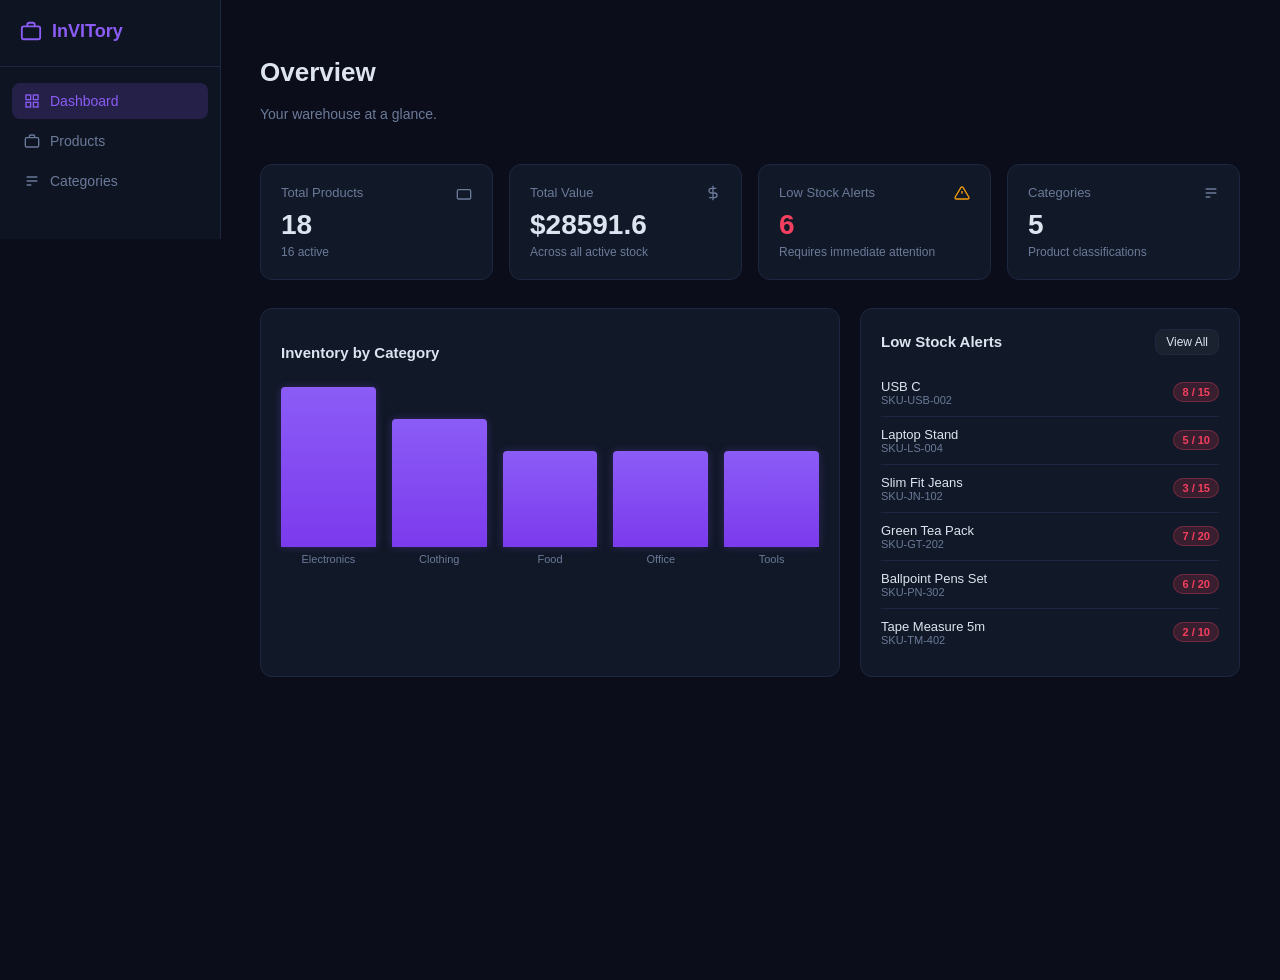
<file: index.html>
<!DOCTYPE html>

<head>
    <title>InVITory-Inventory Management System</title>

    <link rel="stylesheet" href="style_2.css">

</head>

<body>

    <aside id="sidebar">
        <div class="logo">
            <svg width="22" height="22" fill="none" viewBox="0 0 24 24" stroke="currentColor" stroke-width="2">
                <path d="M20 7H4a2 2 0 00-2 2v10a2 2 0 002 2h16a2 2 0 002-2V9a2 2 0 00-2-2z" />
                <path d="M16 7V5a2 2 0 00-2-2h-4a2 2 0 00-2 2v2" />
            </svg>
            InVITory
        </div>
        <nav>
            <div class="nav-item active" onclick="showPage('dashboard', this)">
                <svg width="16" height="16" fill="none" viewBox="0 0 24 24" stroke="currentColor" stroke-width="2">
                    <rect x="3" y="3" width="7" height="7" />
                    <rect x="14" y="3" width="7" height="7" />
                    <rect x="3" y="14" width="7" height="7" />
                    <rect x="14" y="14" width="7" height="7" />
                </svg>
                Dashboard
            </div>
            <div class="nav-item" onclick="showPage('products', this)">
                <svg width="16" height="16" fill="none" viewBox="0 0 24 24" stroke="currentColor" stroke-width="2">
                    <path d="M20 7H4a2 2 0 00-2 2v10a2 2 0 002 2h16a2 2 0 002-2V9a2 2 0 00-2-2z" />
                    <path d="M16 7V5a2 2 0 00-2-2h-4a2 2 0 00-2 2v2" />
                </svg>
                Products
            </div>
            <div class="nav-item" onclick="showPage('categories', this)">
                <svg width="16" height="16" fill="none" viewBox="0 0 24 24" stroke="currentColor" stroke-width="2">
                    <path d="M4 6h16M4 12h16M4 18h7" />
                </svg>
                Categories
            </div>
        </nav>
    </aside>

    <main id="main">

        <div class="page active" id="page-dashboard">
            <div class="page-header">
                <div>
                    <h1>Overview</h1>
                    <p>Your warehouse at a glance.</p>
                </div>
            </div>
            <div class="kpi-grid">
                <div class="kpi-card">
                    <div class="kpi-label">Total Products <svg width="16" height="16" fill="none" viewBox="0 0 24 24"
                            stroke="currentColor" stroke-width="2">
                            <path d="M20 7H4a2 2 0 00-2 2v10a2 2 0 002 2h16a2 2 0 002-2V9a2 2 0 00-2-2z" />
                        </svg></div>
                    <div class="kpi-value" id="kpi-total">—</div>
                    <div class="kpi-sub" id="kpi-active-sub">— active</div>
                </div>
                <div class="kpi-card">
                    <div class="kpi-label">Total Value <svg width="16" height="16" fill="none" viewBox="0 0 24 24"
                            stroke="currentColor" stroke-width="2">
                            <line x1="12" y1="1" x2="12" y2="23" />
                            <path d="M17 5H9.5a3.5 3.5 0 000 7h5a3.5 3.5 0 010 7H6" />
                        </svg></div>
                    <div class="kpi-value" id="kpi-value">—</div>
                    <div class="kpi-sub">Across all active stock</div>
                </div>
                <div class="kpi-card">
                    <div class="kpi-label">Low Stock Alerts <svg width="16" height="16" fill="none" viewBox="0 0 24 24"
                            stroke="#f59e0b" stroke-width="2">
                            <path
                                d="M10.29 3.86L1.82 18a2 2 0 001.71 3h16.94a2 2 0 001.71-3L13.71 3.86a2 2 0 00-3.42 0z" />
                            <line x1="12" y1="9" x2="12" y2="13" />
                            <line x1="12" y1="17" x2="12.01" y2="17" />
                        </svg></div>
                    <div class="kpi-value red" id="kpi-low">—</div>
                    <div class="kpi-sub">Requires immediate attention</div>
                </div>
                <div class="kpi-card">
                    <div class="kpi-label">Categories <svg width="16" height="16" fill="none" viewBox="0 0 24 24"
                            stroke="currentColor" stroke-width="2">
                            <path d="M4 6h16M4 12h16M4 18h7" />
                        </svg></div>
                    <div class="kpi-value" id="kpi-cats">—</div>
                    <div class="kpi-sub">Product classifications</div>
                </div>
            </div>
            <div class="dashboard-bottom">
                <div class="card">
                    <h3>Inventory by Category</h3>
                    <div class="bar-chart" id="bar-chart"></div>
                </div>
                <div class="card">
                    <div class="alert-header">
                        <h3>Low Stock Alerts</h3>
                        <button class="btn btn-outline btn-sm"
                            onclick="showPage('products', document.querySelectorAll('.nav-item')[1])">View All</button>
                    </div>
                    <div id="low-stock-list"></div>
                </div>
            </div>
        </div>

        <div class="page" id="page-products">
            <div class="page-header">
                <div>
                    <h1>Products</h1>
                    <p>Manage your inventory catalog.</p>
                </div>
                <button class="btn btn-primary" onclick="openProductModal()">+ Add Product</button>
            </div>
            <div class="toolbar">
                <div class="search-wrap">
                    <svg width="14" height="14" fill="none" viewBox="0 0 24 24" stroke="currentColor" stroke-width="2">
                        <circle cx="11" cy="11" r="8" />
                        <line x1="21" y1="21" x2="16.65" y2="16.65" />
                    </svg>
                    <input type="text" id="search-input" placeholder="Search products by name or SKU..."
                        oninput="renderProducts()">
                </div>
                <select id="filter-cat" onchange="renderProducts()">
                    <option value="">All Categories</option>
                </select>
                <select id="filter-status" onchange="renderProducts()">
                    <option value="">All Status</option>
                    <option value="active">Active</option>
                    <option value="inactive">Inactive</option>
                    <option value="discontinued">Discontinued</option>
                </select>
                <button class="toggle-btn" id="low-stock-toggle" onclick="toggleLowStock()">Low Stock Only</button>
            </div>
            <div class="table-wrap">
                <table>
                    <thead>
                        <tr>
                            <th>Product</th>
                            <th>Category</th>
                            <th>Price</th>
                            <th>Stock</th>
                            <th>Status</th>
                            <th></th>
                        </tr>
                    </thead>
                    <tbody id="product-tbody"></tbody>
                </table>
            </div>
        </div>

        <div class="page" id="page-categories">
            <div class="page-header">
                <div>
                    <h1>Categories</h1>
                    <p>Organize your inventory.</p>
                </div>
                <button class="btn btn-primary" onclick="openCatModal()">+ Add Category</button>
            </div>
            <div class="cat-grid" id="cat-grid"></div>
        </div>

    </main>

    <div class="overlay" id="product-modal">
        <div class="modal">
            <h2 id="modal-title">Add Product</h2>
            <input type="hidden" id="edit-id">
            <div class="form-row">
                <div class="form-group"><label>Product Name *</label><input type="text" id="f-name"
                        placeholder="e.g. Wireless Headphones"></div>
                <div class="form-group"><label>SKU *</label><input type="text" id="f-sku" placeholder="e.g. SKU-WH-001">
                </div>
            </div>
            <div class="form-group"><label>Description</label><textarea id="f-desc" rows="2"
                    placeholder="Optional description"></textarea></div>
            <div class="form-row">
                <div class="form-group"><label>Category</label><select id="f-cat">
                        <option value="">None</option>
                    </select></div>
                <div class="form-group"><label>Status</label>
                    <select id="f-status">
                        <option value="active">Active</option>
                        <option value="inactive">Inactive</option>
                        <option value="discontinued">Discontinued</option>
                    </select>
                </div>
            </div>
            <div class="form-row">
                <div class="form-group"><label>Price ($) *</label><input type="number" id="f-price" step="0.01" min="0"
                        placeholder="0.00"></div>
                <div class="form-group"><label>Quantity *</label><input type="number" id="f-qty" min="0"
                        placeholder="0"></div>
            </div>
            <div class="form-group"><label>Low Stock Threshold</label><input type="number" id="f-threshold" min="0"
                    value="10"></div>
            <div class="modal-footer">
                <button class="btn btn-outline" onclick="closeProductModal()">Cancel</button>
                <button class="btn btn-primary" onclick="saveProduct()">Save Product</button>
            </div>
        </div>
    </div>

    <div class="overlay" id="cat-modal">
        <div class="modal" style="width:360px">
            <h2>Add Category</h2>
            <div class="form-group"><label>Category Name *</label><input type="text" id="cf-name"
                    placeholder="e.g. Electronics"></div>
            <div class="form-group"><label>Description</label><textarea id="cf-desc" rows="2"
                    placeholder="Optional description"></textarea></div>
            <div class="modal-footer">
                <button class="btn btn-outline" onclick="closeCatModal()">Cancel</button>
                <button class="btn btn-primary" onclick="saveCategory()">Save</button>
            </div>
        </div>
    </div>

   
    <script src="script_2.js"></script>
</body>

</html>
</file>
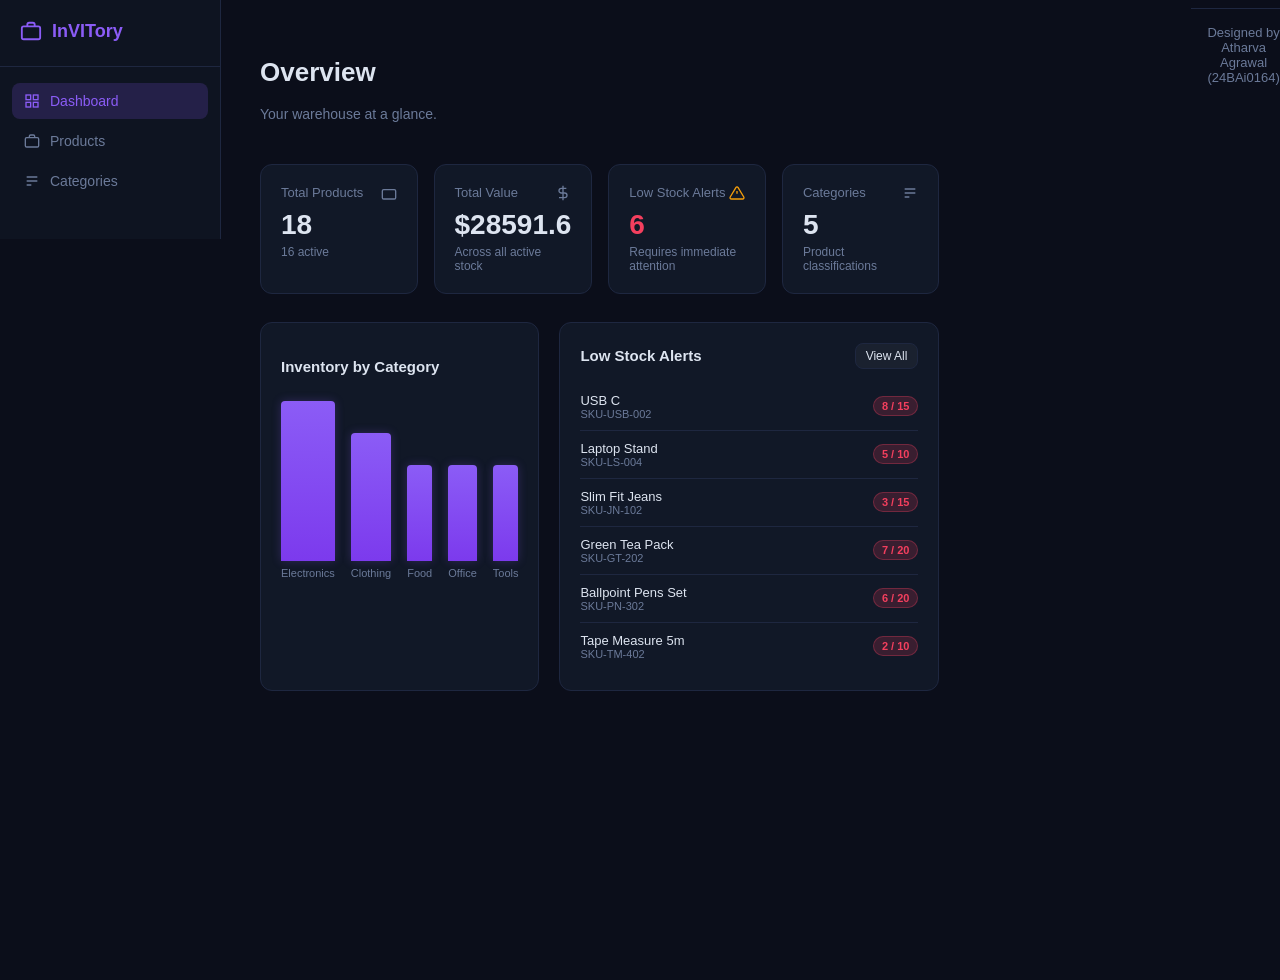
<file: index_2.html>
<!DOCTYPE html>

<head>
    <title>InVITory-Inventory Management System</title>

    <link rel="stylesheet" href="style_2.css">

</head>

<body>

    <aside id="sidebar">
        <div class="logo">
            <svg width="22" height="22" fill="none" viewBox="0 0 24 24" stroke="currentColor" stroke-width="2">
                <path d="M20 7H4a2 2 0 00-2 2v10a2 2 0 002 2h16a2 2 0 002-2V9a2 2 0 00-2-2z" />
                <path d="M16 7V5a2 2 0 00-2-2h-4a2 2 0 00-2 2v2" />
            </svg>
            InVITory
        </div>
        <nav>
            <div class="nav-item active" onclick="showPage('dashboard', this)">
                <svg width="16" height="16" fill="none" viewBox="0 0 24 24" stroke="currentColor" stroke-width="2">
                    <rect x="3" y="3" width="7" height="7" />
                    <rect x="14" y="3" width="7" height="7" />
                    <rect x="3" y="14" width="7" height="7" />
                    <rect x="14" y="14" width="7" height="7" />
                </svg>
                Dashboard
            </div>
            <div class="nav-item" onclick="showPage('products', this)">
                <svg width="16" height="16" fill="none" viewBox="0 0 24 24" stroke="currentColor" stroke-width="2">
                    <path d="M20 7H4a2 2 0 00-2 2v10a2 2 0 002 2h16a2 2 0 002-2V9a2 2 0 00-2-2z" />
                    <path d="M16 7V5a2 2 0 00-2-2h-4a2 2 0 00-2 2v2" />
                </svg>
                Products
            </div>
            <div class="nav-item" onclick="showPage('categories', this)">
                <svg width="16" height="16" fill="none" viewBox="0 0 24 24" stroke="currentColor" stroke-width="2">
                    <path d="M4 6h16M4 12h16M4 18h7" />
                </svg>
                Categories
            </div>
        </nav>
    </aside>

    <main id="main">

        <div class="page active" id="page-dashboard">
            <div class="page-header">
                <div>
                    <h1>Overview</h1>
                    <p>Your warehouse at a glance.</p>
                </div>
            </div>
            <div class="kpi-grid">
                <div class="kpi-card">
                    <div class="kpi-label">Total Products <svg width="16" height="16" fill="none" viewBox="0 0 24 24"
                            stroke="currentColor" stroke-width="2">
                            <path d="M20 7H4a2 2 0 00-2 2v10a2 2 0 002 2h16a2 2 0 002-2V9a2 2 0 00-2-2z" />
                        </svg></div>
                    <div class="kpi-value" id="kpi-total">—</div>
                    <div class="kpi-sub" id="kpi-active-sub">— active</div>
                </div>
                <div class="kpi-card">
                    <div class="kpi-label">Total Value <svg width="16" height="16" fill="none" viewBox="0 0 24 24"
                            stroke="currentColor" stroke-width="2">
                            <line x1="12" y1="1" x2="12" y2="23" />
                            <path d="M17 5H9.5a3.5 3.5 0 000 7h5a3.5 3.5 0 010 7H6" />
                        </svg></div>
                    <div class="kpi-value" id="kpi-value">—</div>
                    <div class="kpi-sub">Across all active stock</div>
                </div>
                <div class="kpi-card">
                    <div class="kpi-label">Low Stock Alerts <svg width="16" height="16" fill="none" viewBox="0 0 24 24"
                            stroke="#f59e0b" stroke-width="2">
                            <path
                                d="M10.29 3.86L1.82 18a2 2 0 001.71 3h16.94a2 2 0 001.71-3L13.71 3.86a2 2 0 00-3.42 0z" />
                            <line x1="12" y1="9" x2="12" y2="13" />
                            <line x1="12" y1="17" x2="12.01" y2="17" />
                        </svg></div>
                    <div class="kpi-value red" id="kpi-low">—</div>
                    <div class="kpi-sub">Requires immediate attention</div>
                </div>
                <div class="kpi-card">
                    <div class="kpi-label">Categories <svg width="16" height="16" fill="none" viewBox="0 0 24 24"
                            stroke="currentColor" stroke-width="2">
                            <path d="M4 6h16M4 12h16M4 18h7" />
                        </svg></div>
                    <div class="kpi-value" id="kpi-cats">—</div>
                    <div class="kpi-sub">Product classifications</div>
                </div>
            </div>
            <div class="dashboard-bottom">
                <div class="card">
                    <h3>Inventory by Category</h3>
                    <div class="bar-chart" id="bar-chart"></div>
                </div>
                <div class="card">
                    <div class="alert-header">
                        <h3>Low Stock Alerts</h3>
                        <button class="btn btn-outline btn-sm"
                            onclick="showPage('products', document.querySelectorAll('.nav-item')[1])">View All</button>
                    </div>
                    <div id="low-stock-list"></div>
                </div>
            </div>
        </div>

        <div class="page" id="page-products">
            <div class="page-header">
                <div>
                    <h1>Products</h1>
                    <p>Manage your inventory catalog.</p>
                </div>
                <button class="btn btn-primary" onclick="openProductModal()">+ Add Product</button>
            </div>
            <div class="toolbar">
                <div class="search-wrap">
                    <svg width="14" height="14" fill="none" viewBox="0 0 24 24" stroke="currentColor" stroke-width="2">
                        <circle cx="11" cy="11" r="8" />
                        <line x1="21" y1="21" x2="16.65" y2="16.65" />
                    </svg>
                    <input type="text" id="search-input" placeholder="Search products by name or SKU..."
                        oninput="renderProducts()">
                </div>
                <select id="filter-cat" onchange="renderProducts()">
                    <option value="">All Categories</option>
                </select>
                <select id="filter-status" onchange="renderProducts()">
                    <option value="">All Status</option>
                    <option value="active">Active</option>
                    <option value="inactive">Inactive</option>
                    <option value="discontinued">Discontinued</option>
                </select>
                <button class="toggle-btn" id="low-stock-toggle" onclick="toggleLowStock()">Low Stock Only</button>
            </div>
            <div class="table-wrap">
                <table>
                    <thead>
                        <tr>
                            <th>Product</th>
                            <th>Category</th>
                            <th>Price</th>
                            <th>Stock</th>
                            <th>Status</th>
                            <th></th>
                        </tr>
                    </thead>
                    <tbody id="product-tbody"></tbody>
                </table>
            </div>
        </div>

        <div class="page" id="page-categories">
            <div class="page-header">
                <div>
                    <h1>Categories</h1>
                    <p>Organize your inventory.</p>
                </div>
                <button class="btn btn-primary" onclick="openCatModal()">+ Add Category</button>
            </div>
            <div class="cat-grid" id="cat-grid"></div>
        </div>

    </main>

    <div class="overlay" id="product-modal">
        <div class="modal">
            <h2 id="modal-title">Add Product</h2>
            <input type="hidden" id="edit-id">
            <div class="form-row">
                <div class="form-group"><label>Product Name *</label><input type="text" id="f-name"
                        placeholder="e.g. Wireless Headphones"></div>
                <div class="form-group"><label>SKU *</label><input type="text" id="f-sku" placeholder="e.g. SKU-WH-001">
                </div>
            </div>
            <div class="form-group"><label>Description</label><textarea id="f-desc" rows="2"
                    placeholder="Optional description"></textarea></div>
            <div class="form-row">
                <div class="form-group"><label>Category</label><select id="f-cat">
                        <option value="">None</option>
                    </select></div>
                <div class="form-group"><label>Status</label>
                    <select id="f-status">
                        <option value="active">Active</option>
                        <option value="inactive">Inactive</option>
                        <option value="discontinued">Discontinued</option>
                    </select>
                </div>
            </div>
            <div class="form-row">
                <div class="form-group"><label>Price ($) *</label><input type="number" id="f-price" step="0.01" min="0"
                        placeholder="0.00"></div>
                <div class="form-group"><label>Quantity *</label><input type="number" id="f-qty" min="0"
                        placeholder="0"></div>
            </div>
            <div class="form-group"><label>Low Stock Threshold</label><input type="number" id="f-threshold" min="0"
                    value="10"></div>
            <div class="modal-footer">
                <button class="btn btn-outline" onclick="closeProductModal()">Cancel</button>
                <button class="btn btn-primary" onclick="saveProduct()">Save Product</button>
            </div>
        </div>
    </div>

    <div class="overlay" id="cat-modal">
        <div class="modal" style="width:360px">
            <h2>Add Category</h2>
            <div class="form-group"><label>Category Name *</label><input type="text" id="cf-name"
                    placeholder="e.g. Electronics"></div>
            <div class="form-group"><label>Description</label><textarea id="cf-desc" rows="2"
                    placeholder="Optional description"></textarea></div>
            <div class="modal-footer">
                <button class="btn btn-outline" onclick="closeCatModal()">Cancel</button>
                <button class="btn btn-primary" onclick="saveCategory()">Save</button>
            </div>
        </div>
    </div>

    <footer style="
    margin-left: 220px;
    text-align: center;
    padding: 16px;
    font-size: 13px;
    color: #6b7a99;
    border-top: 1px solid #1e2740;
">
        Designed by Atharva Agrawal (24BAi0164)
    </footer>
    <script src="script_2.js"></script>
</body>

</html>
</file>
<file: style_2.css>
:root {
    --bg: #0b0e1a;
    --surface: #111827;
    --surface2: #0e1421;
    --border: #1e2740;
    --text: #dde4f0;
    --muted: #6b7a99;
    --accent: #8b5cf6;
    --accent-dark: #7c3aed;
    --accent-glow: rgba(139, 92, 246, .18);
    --teal: #2dd4bf;
    --danger: #f43f5e;
    --warning: #f59e0b;
    --success: #10d9a0;
    --sidebar-w: 220px;
}

body {
    font-family: 'Segoe UI', sans-serif;
    background: var(--bg);
    color: var(--text);
    display: flex;
    min-height: 100;
}

#sidebar {
    width: var(--sidebar-w);
    background: var(--surface2);
    border-right: 1px solid var(--border);
    display: flex;
    flex-direction: column;
    padding: 20px 0;
    position: fixed;
    top: 0;
    left: 0;
    height: 100;
}

.logo {
    display: flex;
    align-items: center;
    gap: 10px;
    padding: 0 20px 24px;
    font-weight: 700;
    font-size: 18px;
    color: var(--accent);
    border-bottom: 1px solid var(--border);
}

.logo svg {
    flex-shrink: 0;
}

nav {
    padding: 16px 12px;
    flex: 1;
}

.nav-item {
    display: flex;
    align-items: center;
    gap: 10px;
    padding: 10px 12px;
    border-radius: 8px;
    cursor: pointer;
    font-size: 14px;
    font-weight: 500;
    color: var(--muted);
    transition: all .15s;
    margin-bottom: 4px;
}

.nav-item:hover {
    background: rgba(255, 255, 255, .05);
    color: var(--text);
}

.nav-item.active {
    background: var(--accent-glow);
    color: var(--accent);
}

#main {
    margin-left: var(--sidebar-w);
    flex: 1;
    padding: 32px;
    min-height: 100vh;
}

.page {
    display: none;
}

.page.active {
    display: block;
}

.page-header {
    display: flex;
    justify-content: space-between;
    align-items: flex-start;
    margin-bottom: 28px;
}

.page-header h1 {
    font-size: 26px;
    font-weight: 700;
}

.page-header p {
    color: var(--muted);
    font-size: 14px;
    margin-top: 2px;
}

.btn {
    display: inline-flex;
    align-items: center;
    gap: 6px;
    padding: 8px 16px;
    border-radius: 8px;
    font-size: 14px;
    font-weight: 500;
    cursor: pointer;
    border: none;
    transition: all .15s;
}

.btn-primary {
    background: var(--accent);
    color: #fff;
    box-shadow: 0 0 18px rgba(139, 92, 246, .35);
}

.btn-primary:hover {
    background: var(--accent-dark);
    box-shadow: 0 0 24px rgba(139, 92, 246, .5);
}

.btn-outline {
    background: rgba(255, 255, 255, .04);
    color: var(--text);
    border: 1px solid var(--border);
}

.btn-outline:hover {
    background: rgba(255, 255, 255, .08);
}

.btn-danger {
    background: rgba(244, 63, 94, .12);
    color: var(--danger);
    border: 1px solid rgba(244, 63, 94, .25);
}

.btn-danger:hover {
    background: rgba(244, 63, 94, .2);
}

.btn-sm {
    padding: 5px 10px;
    font-size: 12px;
}

.kpi-grid {
    display: grid;
    grid-template-columns: repeat(4, 1fr);
    gap: 16px;
    margin-bottom: 28px;
}

.kpi-card {
    background: var(--surface);
    border: 1px solid var(--border);
    border-radius: 12px;
    padding: 20px;
    transition: border-color .2s;
}

.kpi-card:hover {
    border-color: rgba(139, 92, 246, .3);
}

.kpi-label {
    font-size: 13px;
    color: var(--muted);
    font-weight: 500;
    display: flex;
    justify-content: space-between;
    align-items: center;
}

.kpi-value {
    font-size: 28px;
    font-weight: 700;
    margin-top: 8px;
}

.kpi-sub {
    font-size: 12px;
    color: var(--muted);
    margin-top: 4px;
}

.kpi-value.red {
    color: var(--danger);
}

.dashboard-bottom {
    display: grid;
    grid-template-columns: 1fr 380px;
    gap: 20px;
}

.card {
    background: var(--surface);
    border: 1px solid var(--border);
    border-radius: 12px;
    padding: 20px;
}

.card h3 {
    font-size: 15px;
    font-weight: 600;
    margin-bottom: 16px;
}

.bar-chart {
    display: flex;
    align-items: flex-end;
    gap: 16px;
    height: 180px;
    padding-top: 8px;
}

.bar-col {
    display: flex;
    flex-direction: column;
    align-items: center;
    flex: 1;
    gap: 6px;
}

.bar {
    width: 100%;
    background: linear-gradient(180deg, var(--accent), var(--accent-dark));
    border-radius: 4px 4px 0 0;
    transition: opacity .15s;
    min-height: 4px;
    box-shadow: 0 0 10px rgba(139, 92, 246, .25);
}

.bar:hover {
    opacity: 0.75;
}

.bar-label {
    font-size: 11px;
    color: var(--muted);
    text-align: center;
}

.alert-header {
    display: flex;
    justify-content: space-between;
    align-items: center;
    margin-bottom: 14px;
}

.alert-header h3 {
    margin: 0;
}

.alert-item {
    display: flex;
    justify-content: space-between;
    align-items: center;
    padding: 10px 0;
    border-bottom: 1px solid var(--border);
}

.alert-item:last-child {
    border-bottom: none;
}

.alert-name {
    font-size: 13px;
    font-weight: 500;
}

.alert-sku {
    font-size: 11px;
    color: var(--muted);
}

.stock-badge {
    background: rgba(244, 63, 94, .18);
    color: var(--danger);
    border: 1px solid rgba(244, 63, 94, .3);
    font-size: 11px;
    font-weight: 600;
    padding: 3px 8px;
    border-radius: 20px;
}

.toolbar {
    display: flex;
    gap: 12px;
    margin-bottom: 20px;
    flex-wrap: wrap;
}

.search-wrap {
    position: relative;
    flex: 1;
    min-width: 200px;
}

.search-wrap svg {
    position: absolute;
    left: 10px;
    top: 50%;
    transform: translateY(-50%);
    color: var(--muted);
}

.search-wrap input {
    width: 100%;
    padding: 9px 12px 9px 34px;
    border: 1px solid var(--border);
    border-radius: 8px;
    font-size: 14px;
    background: var(--surface);
    color: var(--text);
}

.search-wrap input:focus {
    outline: none;
    border-color: var(--accent);
}

.search-wrap input::placeholder {
    color: var(--muted);
}

select {
    padding: 9px 12px;
    border: 1px solid var(--border);
    border-radius: 8px;
    font-size: 14px;
    background: var(--surface);
    color: var(--text);
    cursor: pointer;
}

select:focus {
    outline: none;
    border-color: var(--accent);
}

.toggle-btn {
    padding: 9px 14px;
    border: 1px solid var(--border);
    border-radius: 8px;
    font-size: 13px;
    background: var(--surface);
    cursor: pointer;
    font-weight: 500;
    color: var(--muted);
}

.toggle-btn.on {
    background: rgba(245, 158, 11, .12);
    border-color: rgba(245, 158, 11, .3);
    color: var(--warning);
}

.table-wrap {
    background: var(--surface);
    border: 1px solid var(--border);
    border-radius: 12px;
    overflow: hidden;
}

table {
    width: 100%;
    border-collapse: collapse;
}

thead th {
    padding: 12px 16px;
    text-align: left;
    font-size: 12px;
    font-weight: 600;
    color: var(--muted);
    text-transform: uppercase;
    letter-spacing: .5px;
    border-bottom: 1px solid var(--border);
    background: rgba(255, 255, 255, .02);
}

tbody td {
    padding: 14px 16px;
    font-size: 14px;
    border-bottom: 1px solid var(--border);
}

tbody tr:last-child td {
    border-bottom: none;
}

tbody tr:hover td {
    background: rgba(139, 92, 246, .05);
}

.prod-name {
    font-weight: 500;
}

.prod-sku {
    font-size: 12px;
    color: var(--muted);
}

.stock-num {
    font-weight: 600;
}

.stock-low {
    color: var(--danger);
}

.dot {
    display: inline-block;
    width: 6px;
    height: 6px;
    border-radius: 50%;
    background: var(--danger);
    margin-left: 4px;
    vertical-align: middle;
}

.badge {
    display: inline-block;
    padding: 3px 10px;
    border-radius: 20px;
    font-size: 11px;
    font-weight: 600;
}

.badge-active {
    background: rgba(16, 217, 160, .15);
    color: var(--success);
    border: 1px solid rgba(16, 217, 160, .25);
}

.badge-inactive {
    background: rgba(107, 122, 153, .12);
    color: var(--muted);
    border: 1px solid rgba(107, 122, 153, .2);
}

.badge-discontinued {
    background: rgba(244, 63, 94, .12);
    color: var(--danger);
    border: 1px solid rgba(244, 63, 94, .2);
}

.action-wrap {
    position: relative;
}

.action-btn {
    background: none;
    border: 1px solid var(--border);
    border-radius: 6px;
    padding: 4px 8px;
    cursor: pointer;
    color: var(--muted);
    font-size: 16px;
}

.action-btn:hover {
    background: rgba(255, 255, 255, .05);
}

.dropdown {
    display: none;
    position: absolute;
    right: 0;
    top: 100%;
    background: var(--surface);
    border: 1px solid var(--border);
    border-radius: 8px;
    box-shadow: 0 8px 24px rgba(0, 0, 0, .4);
    z-index: 100;
    min-width: 130px;
    overflow: hidden;
}

.dropdown.open {
    display: block;
}

.dropdown button {
    display: block;
    width: 100%;
    text-align: left;
    padding: 9px 14px;
    font-size: 13px;
    background: none;
    border: none;
    cursor: pointer;
    color: var(--text);
}

.dropdown button:hover {
    background: rgba(255, 255, 255, .06);
}

.dropdown button.del {
    color: var(--danger);
}

.cat-grid {
    display: grid;
    grid-template-columns: repeat(auto-fill, minmax(240px, 1fr));
    gap: 16px;
}

.cat-card {
    background: var(--surface);
    border: 1px solid var(--border);
    border-radius: 12px;
    padding: 20px;
    display: flex;
    flex-direction: column;
    gap: 10px;
    transition: border-color .2s;
}

.cat-card:hover {
    border-color: rgba(139, 92, 246, .3);
}

.cat-card h4 {
    font-size: 15px;
    font-weight: 600;
}

.cat-card p {
    font-size: 13px;
    color: var(--muted);
    flex: 1;
}

.cat-footer {
    display: flex;
    justify-content: space-between;
    align-items: center;
}

.cat-count {
    font-size: 12px;
    font-weight: 600;
    color: var(--accent);
}

.overlay {
    display: none;
    position: fixed;
    inset: 0;
    background: rgba(0, 0, 0, .6);
    z-index: 200;
    align-items: center;
    justify-content: center;
    backdrop-filter: blur(4px);
}

.overlay.open {
    display: flex;
}

.modal {
    background: var(--surface);
    border: 1px solid var(--border);
    border-radius: 14px;
    padding: 28px;
    width: 480px;
    max-width: 95vw;
    max-height: 90vh;
    overflow-y: auto;
}

.modal h2 {
    font-size: 18px;
    font-weight: 700;
    margin-bottom: 20px;
}

.form-row {
    display: grid;
    grid-template-columns: 1fr 1fr;
    gap: 14px;
}

.form-group {
    display: flex;
    flex-direction: column;
    gap: 6px;
    margin-bottom: 14px;
}

.form-group label {
    font-size: 13px;
    font-weight: 500;
    color: var(--text);
}

.form-group input,
.form-group select,
.form-group textarea {
    padding: 9px 12px;
    border: 1px solid var(--border);
    border-radius: 8px;
    font-size: 14px;
    font-family: inherit;
    background: var(--bg);
    color: var(--text);
}

.form-group input::placeholder,
.form-group textarea::placeholder {
    color: var(--muted);
}

.form-group input:focus,
.form-group select:focus,
.form-group textarea:focus {
    outline: none;
    border-color: var(--accent);
    box-shadow: 0 0 0 3px rgba(139, 92, 246, .15);
}

.modal-footer {
    display: flex;
    gap: 10px;
    justify-content: flex-end;
    margin-top: 20px;
}

.empty {
    text-align: center;
    padding: 48px;
    color: var(--muted);
}

.empty p {
    margin-top: 8px;
    font-size: 14px;
}
</file>
